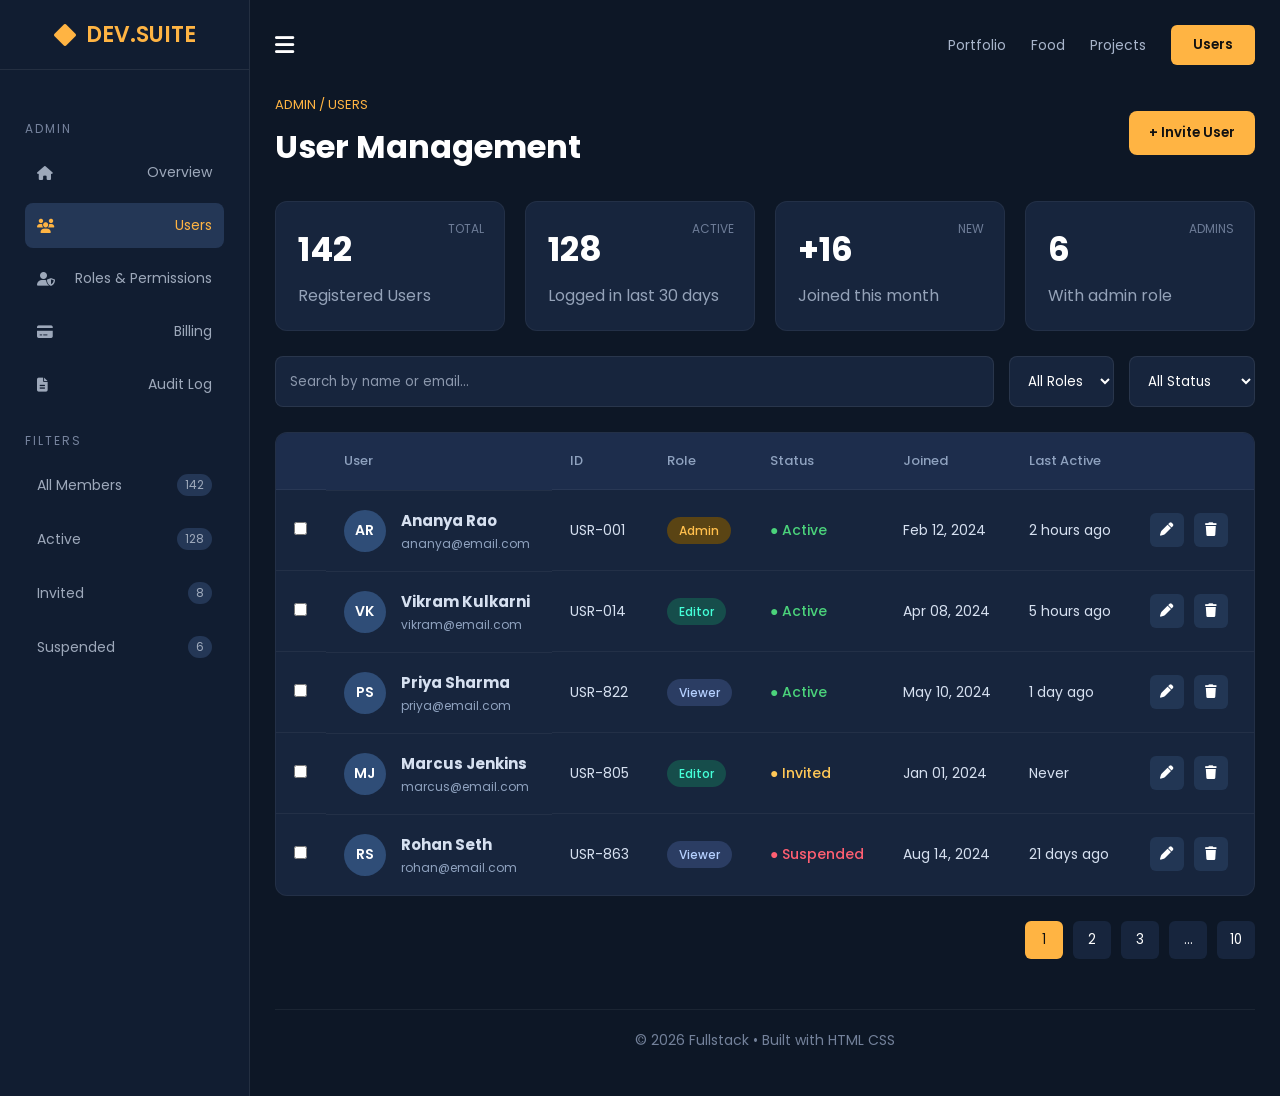
<file: index.html>
<!DOCTYPE html>
<html lang="en">
<head>
<meta charset="UTF-8">
<meta name="viewport" content="width=device-width, initial-scale=1.0">

<title>User Management Dashboard</title>

<link rel="stylesheet" href="style.css">

<link rel="stylesheet"
href="https://cdnjs.cloudflare.com/ajax/libs/font-awesome/6.5.1/css/all.min.css">

</head>

<body>

<div class="container">

<!-- Sidebar -->

<div class="sidebar">

<div class="logo">
<i class="fa-solid fa-diamond"></i>
DEV.SUITE
</div>

<div class="menu">

<p>ADMIN</p>

<a href="#"><i class="fa fa-home"></i> Overview</a>

<a class="active" href="#">
<i class="fa fa-users"></i> Users
</a>

<a href="#">
<i class="fa fa-user-shield"></i>
Roles & Permissions
</a>

<a href="#">
<i class="fa fa-credit-card"></i>
Billing
</a>

<a href="#">
<i class="fa fa-file-lines"></i>
Audit Log
</a>

<p>FILTERS</p>

<a href="#">All Members <span>142</span></a>

<a href="#">Active <span>128</span></a>

<a href="#">Invited <span>8</span></a>

<a href="#">Suspended <span>6</span></a>

</div>

</div>

<!-- Main -->

<div class="main">

<!-- Navbar -->

<div class="navbar">

<div class="nav-left">

<div class="menu-btn">
<i class="fa-solid fa-bars"></i>
</div>

</div>

<div class="nav-right">

<a href="#">Portfolio</a>
<a href="#">Food</a>
<a href="#">Projects</a>

<button>Users</button>

</div>

</div>

<!-- Heading -->

<div class="heading">

<div>

<p class="breadcrumb">
ADMIN / USERS
</p>

<h1>User Management</h1>

</div>

<button class="invite">
+ Invite User
</button>

</div>

<!-- Cards -->

<div class="cards">

<div class="card">

<h2>142</h2>

<p>Registered Users</p>

<span>TOTAL</span>

</div>

<div class="card">

<h2>128</h2>

<p>Logged in last 30 days</p>

<span>ACTIVE</span>

</div>

<div class="card">

<h2>+16</h2>

<p>Joined this month</p>

<span>NEW</span>

</div>

<div class="card">

<h2>6</h2>

<p>With admin role</p>

<span>ADMINS</span>

</div>

</div>

<!-- Search -->

<div class="search-bar">

<input
type="text"
placeholder="Search by name or email...">

<select>

<option>All Roles</option>

<option>Admin</option>

<option>Editor</option>

<option>Viewer</option>

</select>

<select>

<option>All Status</option>

<option>Active</option>

<option>Invited</option>

<option>Suspended</option>

</select>

</div>

<!-- Table -->

<div class="table-container">

<table>

<thead>

<tr>

<th></th>

<th>User</th>

<th>ID</th>

<th>Role</th>

<th>Status</th>

<th>Joined</th>

<th>Last Active</th>

<th></th>

</tr>

</thead>

<tbody>

<tr>

<td><input type="checkbox"></td>

<td class="user">

<div class="avatar">AR</div>

<div>

<h4>Ananya Rao</h4>

<p>ananya@email.com</p>

</div>

</td>

<td>USR-001</td>

<td><span class="badge admin">Admin</span></td>

<td class="green">● Active</td>

<td>Feb 12, 2024</td>

<td>2 hours ago</td>

<td>

<button><i class="fa fa-pen"></i></button>

<button><i class="fa fa-trash"></i></button>

</td>

</tr>

<tr>

<td><input type="checkbox"></td>

<td class="user">

<div class="avatar">VK</div>

<div>

<h4>Vikram Kulkarni</h4>

<p>vikram@email.com</p>

</div>

</td>

<td>USR-014</td>

<td><span class="badge editor">Editor</span></td>

<td class="green">● Active</td>

<td>Apr 08, 2024</td>

<td>5 hours ago</td>

<td>

<button><i class="fa fa-pen"></i></button>

<button><i class="fa fa-trash"></i></button>

</td>

</tr>

<tr>

<td><input type="checkbox"></td>

<td class="user">

<div class="avatar">PS</div>

<div>

<h4>Priya Sharma</h4>

<p>priya@email.com</p>

</div>

</td>

<td>USR-822</td>

<td><span class="badge viewer">Viewer</span></td>

<td class="green">● Active</td>

<td>May 10, 2024</td>

<td>1 day ago</td>

<td>

<button><i class="fa fa-pen"></i></button>

<button><i class="fa fa-trash"></i></button>

</td>

</tr>

<tr>

<td><input type="checkbox"></td>

<td class="user">

<div class="avatar">MJ</div>

<div>

<h4>Marcus Jenkins</h4>

<p>marcus@email.com</p>

</div>

</td>

<td>USR-805</td>

<td><span class="badge editor">Editor</span></td>

<td class="yellow">● Invited</td>

<td>Jan 01, 2024</td>

<td>Never</td>

<td>

<button><i class="fa fa-pen"></i></button>

<button><i class="fa fa-trash"></i></button>

</td>

</tr>

<tr>

<td><input type="checkbox"></td>

<td class="user">

<div class="avatar">RS</div>

<div>

<h4>Rohan Seth</h4>

<p>rohan@email.com</p>

</div>

</td>

<td>USR-863</td>

<td><span class="badge viewer">Viewer</span></td>

<td class="red">● Suspended</td>

<td>Aug 14, 2024</td>

<td>21 days ago</td>

<td>

<button><i class="fa fa-pen"></i></button>

<button><i class="fa fa-trash"></i></button>

</td>

</tr>

</tbody>

</table>

</div>

<!-- Pagination -->

<div class="pagination">

<button class="page active">1</button>

<button class="page">2</button>

<button class="page">3</button>

<button class="page">...</button>

<button class="page">10</button>

</div>

<!-- Footer -->

<div class="footer">

© 2026 Fullstack • Built with HTML CSS

</div>

</div>

</div>

<script src="script.js"></script>

</body>
</html>
</file>
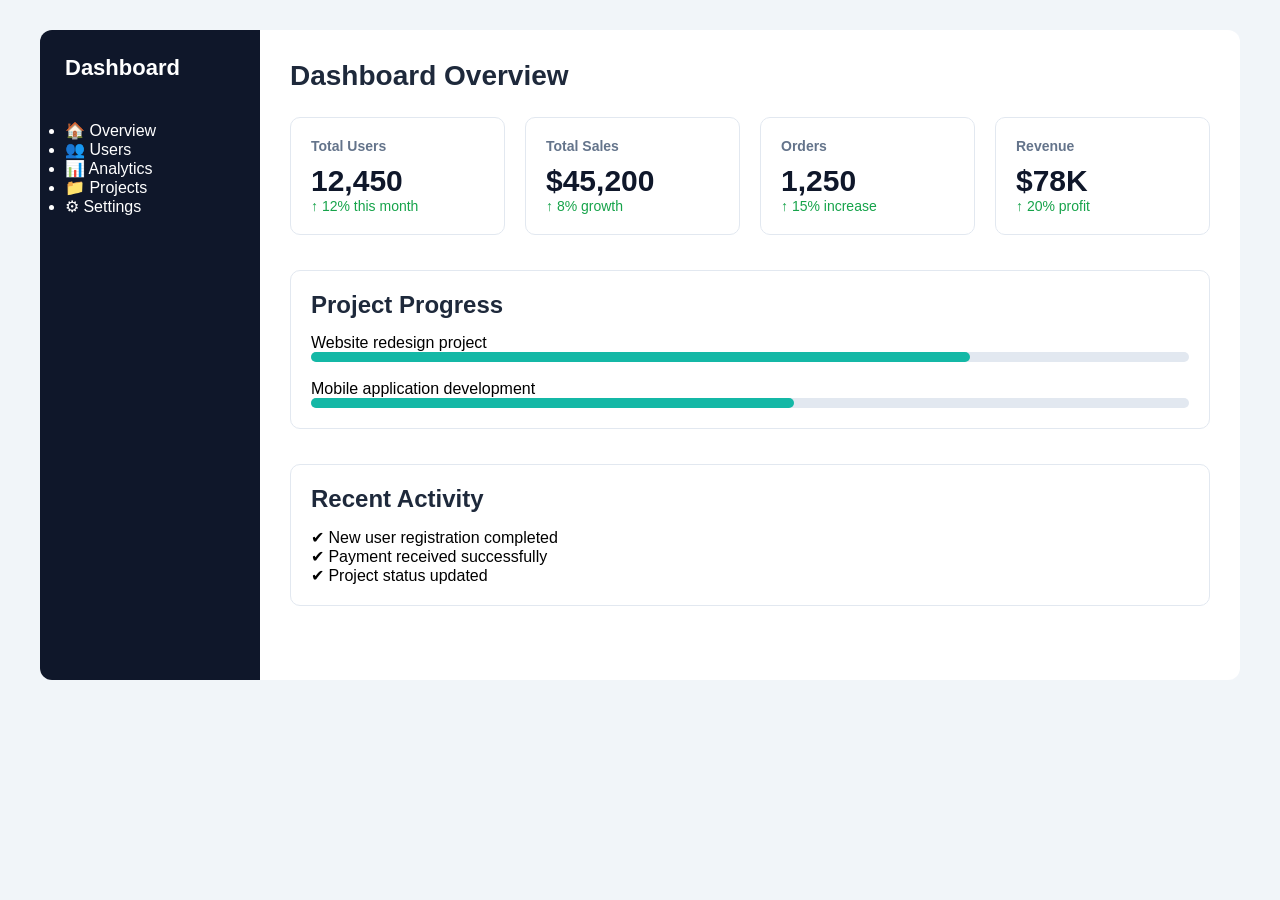
<file: fucn.html>
<!DOCTYPE html>
<html lang="en">

<head>
<meta charset="UTF-8">
<meta name="viewport" content="width=device-width, initial-scale=1.0">

<title>Responsive Dashboard</title>

<style>

*{
    margin:0;
    padding:0;
    box-sizing:border-box;
    font-family:Arial, sans-serif;
}

body{
    background:#f1f5f9;
}


.dashboard{
    width:95%;
    max-width:1200px;
    margin:30px auto;
    background:white;
    min-height:650px;
    display:flex;
    border-radius:12px;
    overflow:hidden;
}


/* Sidebar */

.sidebar{

    width:220px;
    background:#0f172a;
    color:white;
    padding:25px;

}


.logo{

    font-size:22px;
    font-weight:bold;
    margin-bottom:40px;

}


.menu li{

    list-style:none;
    padding:15px 0;
    color:#cbd5e1;

}



/* Main Area */

.content{

    flex:1;
    padding:30px;

}


.title{

    font-size:28px;
    font-weight:bold;
    color:#1e293b;
    margin-bottom:25px;

}



/* Cards */

.cards{

display:grid;
grid-template-columns:repeat(4,1fr);
gap:20px;

}


.card{

background:#ffffff;
border:1px solid #e2e8f0;
padding:20px;
border-radius:10px;

}


.card h3{

font-size:14px;
color:#64748b;

}


.number{

font-size:30px;
font-weight:bold;
margin-top:10px;
color:#0f172a;

}


.green{

color:#16a34a;
font-size:14px;

}



/* Content Section */

.section{

margin-top:35px;
padding:20px;
border:1px solid #e2e8f0;
border-radius:10px;

}


.section h2{

margin-bottom:15px;
color:#1e293b;

}


.progress{

height:10px;
background:#e2e8f0;
border-radius:10px;

}


.progress span{

display:block;
width:75%;
height:100%;
background:#14b8a6;
border-radius:10px;

}



/* Mobile Navigation */

.bottom-nav{

display:none;

}



/* Tablet */

@media(max-width:900px){


.sidebar{

width:70px;

}


.menu li{

font-size:0;

}


.cards{

grid-template-columns:repeat(2,1fr);

}

}



/* Mobile */

@media(max-width:600px){


.dashboard{

flex-direction:column;

}


.sidebar{

display:none;

}


.cards{

grid-template-columns:1fr;

}



.bottom-nav{

display:flex;
position:fixed;
bottom:0;
left:0;
right:0;
height:60px;
background:#0f172a;
justify-content:space-around;
align-items:center;

}


.bottom-nav div{

width:15px;
height:15px;
background:white;
border-radius:50%;

}


}

</style>

</head>


<body>


<div class="dashboard">


<!-- Sidebar -->

<div class="sidebar">

<div class="logo">
Dashboard
</div>


<ul>

<li>🏠 Overview</li>
<li>👥 Users</li>
<li>📊 Analytics</li>
<li>📁 Projects</li>
<li>⚙ Settings</li>

</ul>

</div>



<!-- Dashboard Content -->

<div class="content">


<div class="title">
Dashboard Overview
</div>



<div class="cards">


<div class="card">

<h3>Total Users</h3>

<div class="number">
12,450
</div>

<p class="green">
↑ 12% this month
</p>

</div>



<div class="card">

<h3>Total Sales</h3>

<div class="number">
$45,200
</div>

<p class="green">
↑ 8% growth
</p>

</div>



<div class="card">

<h3>Orders</h3>

<div class="number">
1,250
</div>

<p class="green">
↑ 15% increase
</p>

</div>



<div class="card">

<h3>Revenue</h3>

<div class="number">
$78K
</div>

<p class="green">
↑ 20% profit
</p>

</div>


</div>





<div class="section">

<h2>
Project Progress
</h2>


<p>
Website redesign project
</p>


<div class="progress">

<span></span>

</div>


<br>


<p>
Mobile application development
</p>


<div class="progress">

<span style="width:55%"></span>

</div>


</div>





<div class="section">

<h2>
Recent Activity
</h2>


<p>
✔ New user registration completed</p>

<p>
✔ Payment received successfully</p>

<p>
✔ Project status updated</p>


</div>



</div>


</div>




<div class="bottom-nav">

<div></div>
<div></div>
<div></div>
<div></div>

</div>


</body>

</html>
</file>
<file: style.css>
/* ===============================
   Google Font
================================= */

@import url('https://fonts.googleapis.com/css2?family=Poppins:wght@300;400;500;600;700&display=swap');

*{
    margin:0;
    padding:0;
    box-sizing:border-box;
    font-family:'Poppins',sans-serif;
}

body{
    background:#0d1726;
    color:#fff;
}

/* ===============================
   Layout
================================= */

.container{
    display:flex;
    min-height:100vh;
}

/* ===============================
   Sidebar
================================= */

.sidebar{
    width:250px;
    background:#111d31;
    border-right:1px solid rgba(255,255,255,.08);
}

.logo{
    height:70px;
    display:flex;
    align-items:center;
    justify-content:center;
    gap:10px;
    color:#ffb443;
    font-size:22px;
    font-weight:600;
    border-bottom:1px solid rgba(255,255,255,.08);
}

.menu{
    padding:25px;
}

.menu p{
    color:#76839d;
    font-size:12px;
    margin:25px 0 12px;
    letter-spacing:2px;
}

.menu a{
    display:flex;
    justify-content:space-between;
    align-items:center;
    color:#9da8ba;
    text-decoration:none;
    padding:12px;
    border-radius:8px;
    margin-bottom:8px;
    transition:.3s;
    font-size:14px;
}

.menu a:hover{
    background:#1d2d4c;
    color:white;
}

.menu a.active{
    background:#243756;
    color:#ffb443;
}

.menu span{
    background:#243756;
    padding:2px 8px;
    border-radius:20px;
    font-size:12px;
}

/* ===============================
   Main
================================= */

.main{
    flex:1;
    padding:25px;
}

/* ===============================
   Navbar
================================= */

.navbar{
    display:flex;
    justify-content:space-between;
    align-items:center;
    margin-bottom:30px;
}

.menu-btn{
    color:white;
    font-size:22px;
    cursor:pointer;
}

.nav-right{
    display:flex;
    align-items:center;
    gap:25px;
}

.nav-right a{
    text-decoration:none;
    color:#a8b5cb;
    font-size:14px;
}

.nav-right button{
    background:#ffb443;
    color:#111;
    border:none;
    padding:10px 22px;
    border-radius:6px;
    cursor:pointer;
    font-weight:600;
}

/* ===============================
   Heading
================================= */

.heading{
    display:flex;
    justify-content:space-between;
    align-items:center;
    margin-bottom:30px;
}

.heading h1{
    font-size:32px;
    margin-top:8px;
}

.breadcrumb{
    color:#ffb443;
    font-size:13px;
}

.invite{
    background:#ffb443;
    border:none;
    color:#111;
    padding:12px 20px;
    border-radius:8px;
    cursor:pointer;
    font-weight:600;
}

/* ===============================
   Cards
================================= */

.cards{
    display:grid;
    grid-template-columns:repeat(4,1fr);
    gap:20px;
    margin-bottom:25px;
}

.card{
    background:#17253d;
    border-radius:12px;
    padding:22px;
    position:relative;
    border:1px solid rgba(255,255,255,.05);
}

.card h2{
    font-size:34px;
}

.card p{
    margin-top:8px;
    color:#94a2b8;
}

.card span{
    position:absolute;
    top:18px;
    right:20px;
    color:#6d7c97;
    font-size:12px;
}
/* ===============================
   Search Bar
================================= */

.search-bar{
    display:flex;
    gap:15px;
    margin-bottom:25px;
}

.search-bar input{
    flex:1;
    background:#17253d;
    border:1px solid rgba(255,255,255,.08);
    color:white;
    padding:14px;
    border-radius:8px;
    outline:none;
}

.search-bar input::placeholder{
    color:#8c98ad;
}

.search-bar select{
    background:#17253d;
    color:white;
    border:1px solid rgba(255,255,255,.08);
    padding:14px;
    border-radius:8px;
    cursor:pointer;
}

/* ===============================
   Table
================================= */

.table-container{
    background:#17253d;
    border-radius:12px;
    overflow:hidden;
    border:1px solid rgba(255,255,255,.05);
}

table{
    width:100%;
    border-collapse:collapse;
}

thead{
    background:#1d2d4c;
}

thead th{
    padding:18px;
    text-align:left;
    color:#8fa2bf;
    font-size:13px;
    font-weight:500;
}

tbody td{
    padding:18px;
    border-top:1px solid rgba(255,255,255,.05);
    color:#d6e0f0;
    font-size:14px;
}

tbody tr{
    transition:.3s;
}

tbody tr:hover{
    background:#213556;
}

/* ===============================
   User
================================= */

.user{
    display:flex;
    align-items:center;
    gap:15px;
}

.avatar{
    width:42px;
    height:42px;
    border-radius:50%;
    background:#2f4d77;
    display:flex;
    align-items:center;
    justify-content:center;
    color:white;
    font-weight:600;
    font-size:14px;
}

.user h4{
    font-size:15px;
    margin-bottom:3px;
}

.user p{
    color:#8fa2bf;
    font-size:12px;
}

/* ===============================
   Badges
================================= */

.badge{
    padding:5px 12px;
    border-radius:30px;
    font-size:12px;
    font-weight:500;
}

.admin{
    background:#5a4414;
    color:#ffbf4d;
}

.editor{
    background:#164d4b;
    color:#44ffd8;
}

.viewer{
    background:#2b3d63;
    color:#b5d0ff;
}

/* ===============================
   Status Colors
================================= */

.green{
    color:#4bd37b;
    font-weight:500;
}

.yellow{
    color:#ffc857;
    font-weight:500;
}

.red{
    color:#ff5f72;
    font-weight:500;
}

/* ===============================
   Action Buttons
================================= */

td button{
    width:34px;
    height:34px;
    border:none;
    background:#223654;
    color:white;
    border-radius:6px;
    cursor:pointer;
    margin-right:6px;
    transition:.3s;
}

td button:hover{
    background:#ffb443;
    color:#111;
}

/* ===============================
   Pagination
================================= */

.pagination{
    display:flex;
    justify-content:flex-end;
    gap:10px;
    margin-top:25px;
}

.page{
    width:38px;
    height:38px;
    border:none;
    background:#17253d;
    color:white;
    border-radius:6px;
    cursor:pointer;
    transition:.3s;
}

.page:hover{
    background:#ffb443;
    color:#111;
}

.page.active{
    background:#ffb443;
    color:#111;
}

/* ===============================
   Footer
================================= */

.footer{
    margin-top:50px;
    text-align:center;
    color:#73819a;
    font-size:14px;
    padding:20px 0;
    border-top:1px solid rgba(255,255,255,.06);
}

/* ===============================
   Scrollbar
================================= */

::-webkit-scrollbar{
    width:8px;
}

::-webkit-scrollbar-thumb{
    background:#2d4266;
    border-radius:20px;
}

::-webkit-scrollbar-track{
    background:#0d1726;
}

/* ===============================
   Responsive
================================= */

@media(max-width:1100px){

.cards{
    grid-template-columns:repeat(2,1fr);
}

.search-bar{
    flex-direction:column;
}

.sidebar{
    width:220px;
}

}

@media(max-width:768px){

.container{
    flex-direction:column;
}

.sidebar{
    width:100%;
}

.navbar{
    flex-direction:column;
    gap:20px;
}

.heading{
    flex-direction:column;
    align-items:flex-start;
    gap:20px;
}

.cards{
    grid-template-columns:1fr;
}

.table-container{
    overflow-x:auto;
}

table{
    min-width:900px;
}

}
</file>
